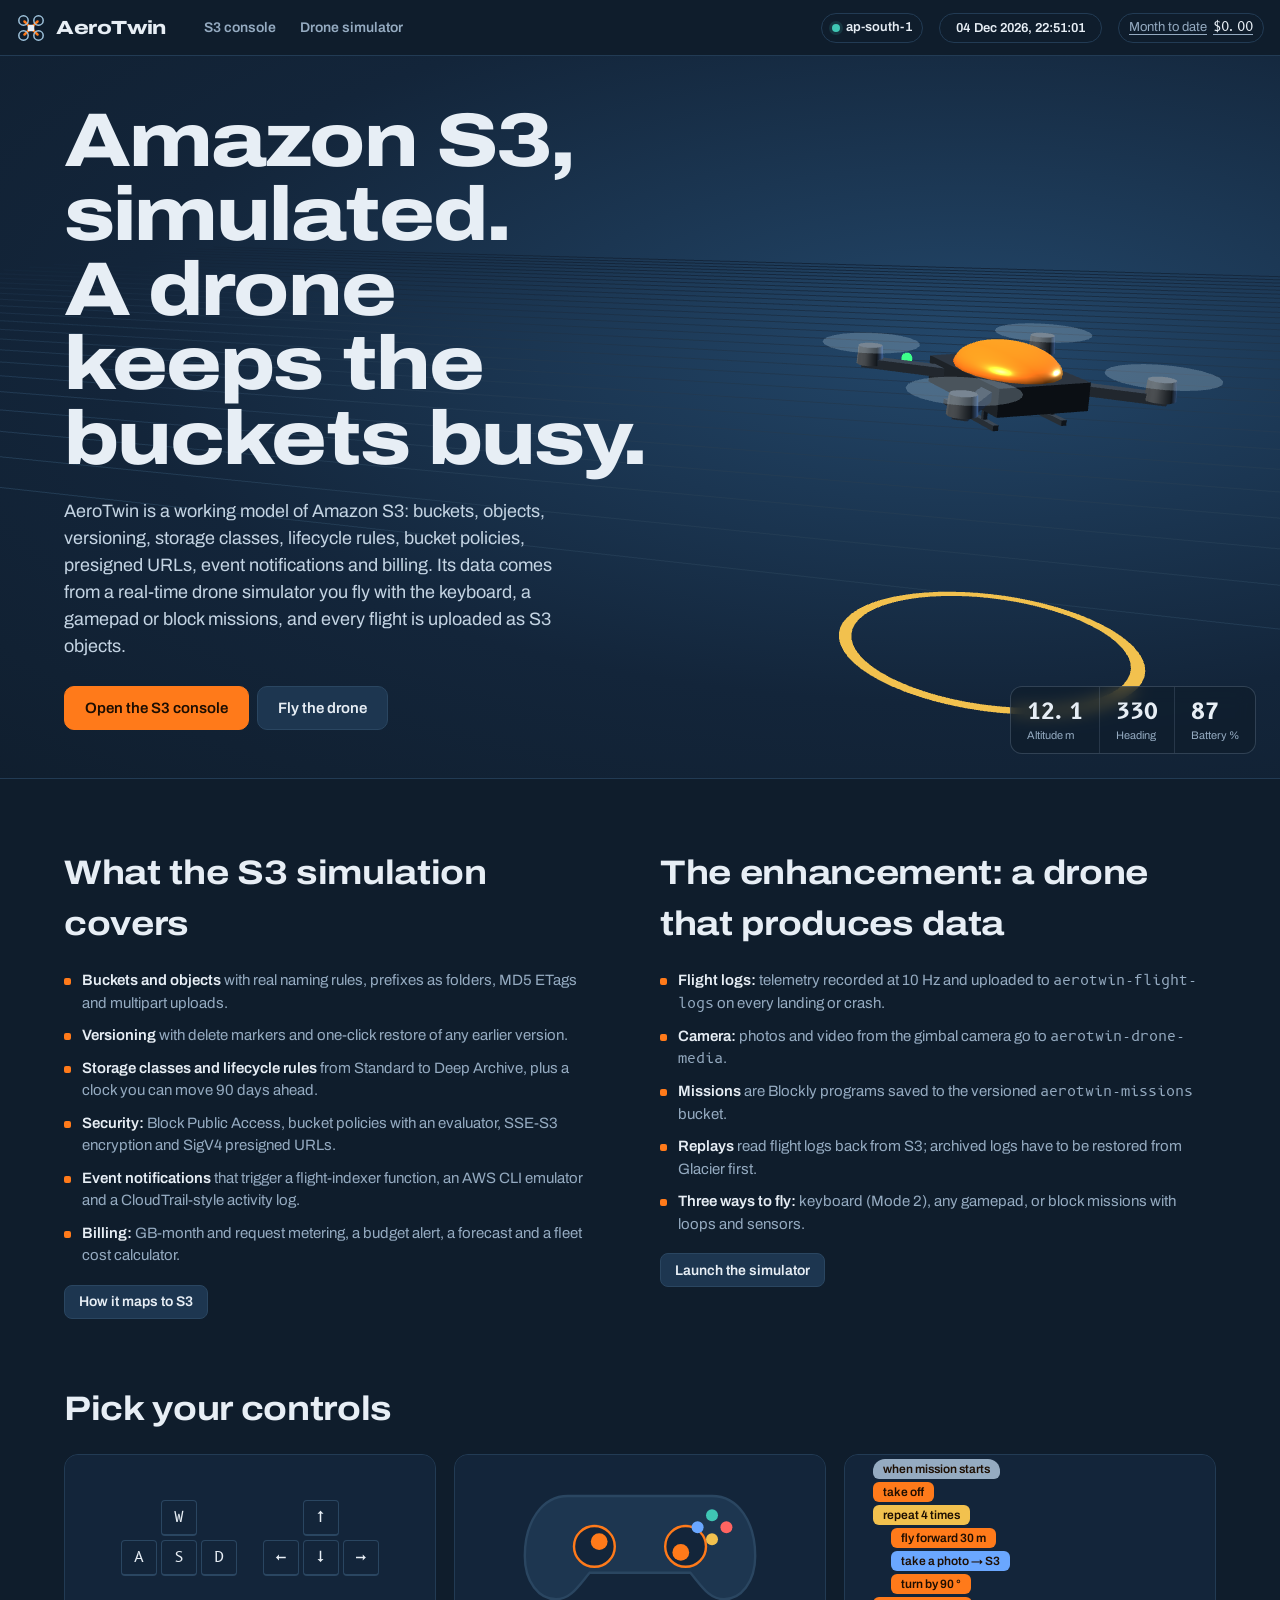
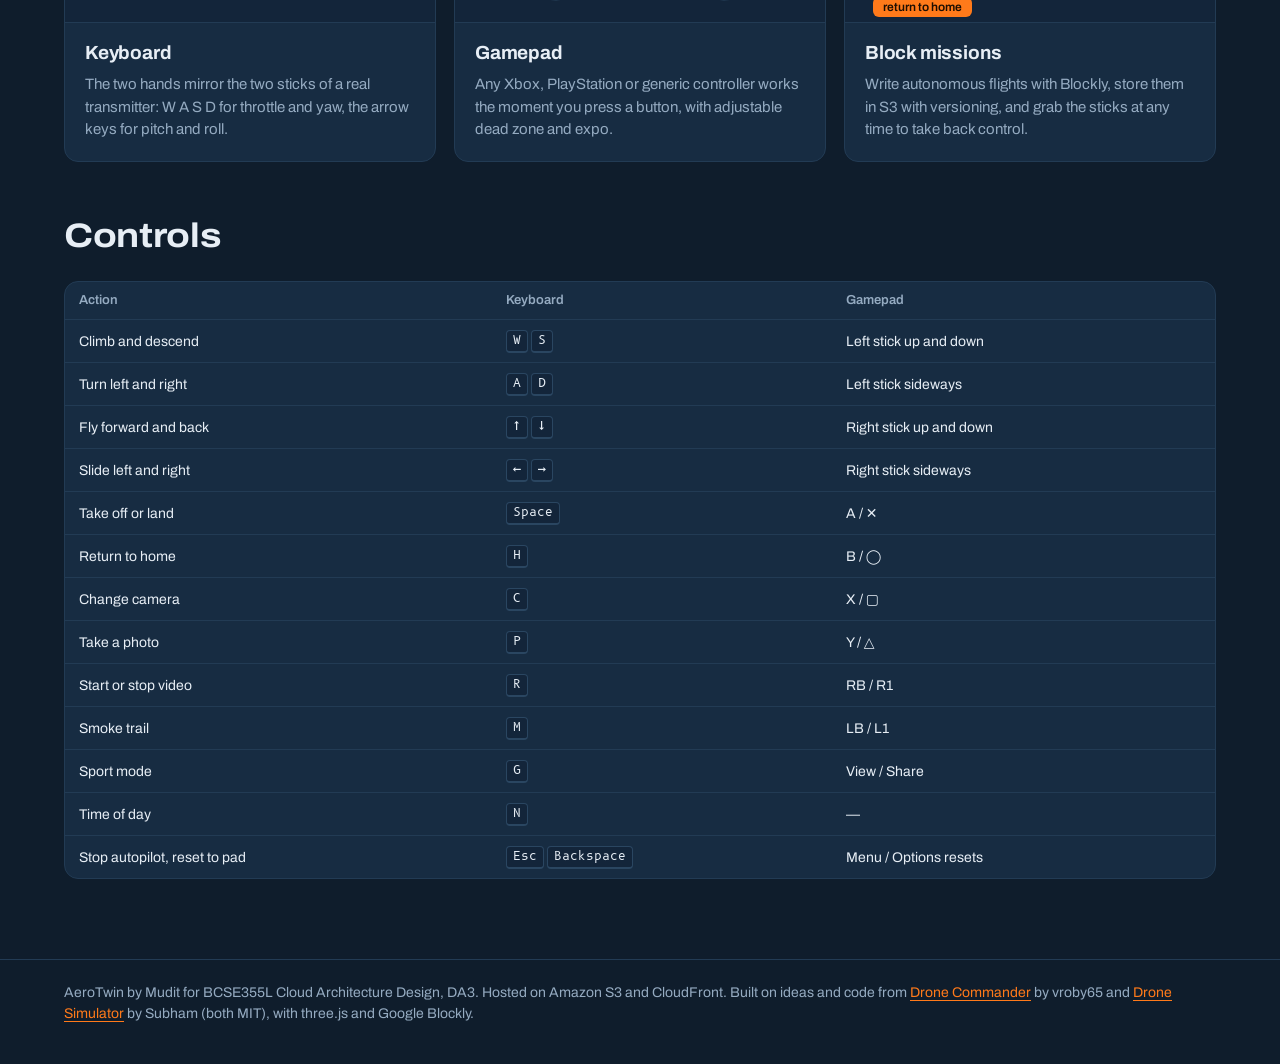
<file: index.html>
<!doctype html>
<html lang="en">
<head>
  <meta charset="utf-8">
  <meta name="viewport" content="width=device-width, initial-scale=1">
  <title>AeroTwin S3 Simulator</title>
  <meta name="description" content="AeroTwin simulates Amazon S3 in the browser, with a drone flight simulator that fills the buckets with real data.">
  <link rel="icon" href="assets/img/favicon.svg" type="image/svg+xml">
  <link rel="preconnect" href="https://fonts.googleapis.com">
  <link rel="preconnect" href="https://fonts.gstatic.com" crossorigin>
  <link href="https://fonts.googleapis.com/css2?family=Archivo:wdth,wght@62..125,400..800&family=B612+Mono:wght@400;700&display=swap" rel="stylesheet">
  <link rel="stylesheet" href="assets/css/base.css">
  <link rel="stylesheet" href="assets/css/pages.css">
  <link rel="stylesheet" href="assets/css/landing.css">
  <script src="assets/vendor/three.min.js"></script>
</head>
<body class="page landing">
  <div id="top"></div>

  <section class="hero">
    <canvas id="heroScene" aria-hidden="true"></canvas>
    <div class="hero-copy">
      <h1>Amazon S3, simulated. A drone keeps the buckets busy.</h1>
      <p>AeroTwin is a working model of Amazon S3: buckets, objects, versioning, storage classes, lifecycle rules, bucket policies, presigned URLs, event notifications and billing. Its data comes from a real-time drone simulator you fly with the keyboard, a gamepad or block missions, and every flight is uploaded as S3 objects.</p>
      <div class="actions">
        <a class="btn primary big" href="app.html#/">Open the S3 console</a>
        <a class="btn big" href="sim.html">Fly the drone</a>
      </div>
    </div>
    <div class="hero-readout" aria-hidden="true">
      <div><span id="roAlt">12.4</span><small>Altitude m</small></div>
      <div><span id="roHdg">045</span><small>Heading</small></div>
      <div><span id="roBat">87</span><small>Battery %</small></div>
    </div>
  </section>

  <main class="page-main">
    <section class="world" aria-labelledby="s3-h" style="padding-top:40px">
      <div class="world-copy">
        <h2 id="s3-h">What the S3 simulation covers</h2>
        <ul class="facts">
          <li><b>Buckets and objects</b> with real naming rules, prefixes as folders, MD5 ETags and multipart uploads.</li>
          <li><b>Versioning</b> with delete markers and one-click restore of any earlier version.</li>
          <li><b>Storage classes and lifecycle rules</b> from Standard to Deep Archive, plus a clock you can move 90 days ahead.</li>
          <li><b>Security:</b> Block Public Access, bucket policies with an evaluator, SSE-S3 encryption and SigV4 presigned URLs.</li>
          <li><b>Event notifications</b> that trigger a flight-indexer function, an AWS CLI emulator and a CloudTrail-style activity log.</li>
          <li><b>Billing:</b> GB-month and request metering, a budget alert, a forecast and a fleet cost calculator.</li>
        </ul>
        <a class="btn" href="app.html#/about">How it maps to S3</a>
      </div>
      <div class="world-copy">
        <h2>The enhancement: a drone that produces data</h2>
        <ul class="facts">
          <li><b>Flight logs:</b> telemetry recorded at 10 Hz and uploaded to <code>aerotwin-flight-logs</code> on every landing or crash.</li>
          <li><b>Camera:</b> photos and video from the gimbal camera go to <code>aerotwin-drone-media</code>.</li>
          <li><b>Missions</b> are Blockly programs saved to the versioned <code>aerotwin-missions</code> bucket.</li>
          <li><b>Replays</b> read flight logs back from S3; archived logs have to be restored from Glacier first.</li>
          <li><b>Three ways to fly:</b> keyboard (Mode 2), any gamepad, or block missions with loops and sensors.</li>
        </ul>
        <a class="btn" href="sim.html">Launch the simulator</a>
      </div>
    </section>

    <section class="ways" aria-labelledby="ways-h">
      <h2 id="ways-h">Pick your controls</h2>
      <div class="ways-grid">
        <article class="way">
          <div class="way-art keys" aria-hidden="true">
            <div class="kgrp"><kbd>W</kbd><div><kbd>A</kbd><kbd>S</kbd><kbd>D</kbd></div></div>
            <div class="kgrp"><kbd>↑</kbd><div><kbd>←</kbd><kbd>↓</kbd><kbd>→</kbd></div></div>
          </div>
          <h3>Keyboard</h3>
          <p>The two hands mirror the two sticks of a real transmitter: W A S D for throttle and yaw, the arrow keys for pitch and roll.</p>
        </article>
        <article class="way">
          <div class="way-art pad" aria-hidden="true">
            <svg viewBox="0 0 200 110"><path d="M40 20h120c22 0 36 22 36 50 0 22-12 36-26 36-12 0-18-10-28-22H58c-10 12-16 22-28 22C16 106 4 92 4 70c0-28 14-50 36-50Z" fill="#1d3650" stroke="#2a4661" stroke-width="2"/><circle cx="62" cy="62" r="17" fill="#13253a" stroke="#ff7a1a" stroke-width="2"/><circle cx="66" cy="58" r="7" fill="#ff7a1a"/><circle cx="138" cy="62" r="17" fill="#13253a" stroke="#ff7a1a" stroke-width="2"/><circle cx="134" cy="67" r="7" fill="#ff7a1a"/><circle cx="160" cy="36" r="5" fill="#3fc6b4"/><circle cx="172" cy="46" r="5" fill="#ff6461"/><circle cx="148" cy="46" r="5" fill="#6aa7ff"/><circle cx="160" cy="56" r="5" fill="#f2c14e"/></svg>
          </div>
          <h3>Gamepad</h3>
          <p>Any Xbox, PlayStation or generic controller works the moment you press a button, with adjustable dead zone and expo.</p>
        </article>
        <article class="way">
          <div class="way-art blocks" aria-hidden="true">
            <span class="blk hat">when mission starts</span>
            <span class="blk">take off</span>
            <span class="blk loop">repeat 4 times</span>
            <span class="blk in">fly forward 30 m</span>
            <span class="blk in cam">take a photo → S3</span>
            <span class="blk in">turn by 90 °</span>
            <span class="blk">return to home</span>
          </div>
          <h3>Block missions</h3>
          <p>Write autonomous flights with Blockly, store them in S3 with versioning, and grab the sticks at any time to take back control.</p>
        </article>
      </div>
    </section>

    <section class="controls" id="controls" aria-labelledby="controls-h">
      <h2 id="controls-h">Controls</h2>
      <div class="ctrl-grid">
        <table class="t">
          <thead><tr><th>Action</th><th>Keyboard</th><th>Gamepad</th></tr></thead>
          <tbody>
            <tr><td>Climb and descend</td><td><kbd>W</kbd> <kbd>S</kbd></td><td>Left stick up and down</td></tr>
            <tr><td>Turn left and right</td><td><kbd>A</kbd> <kbd>D</kbd></td><td>Left stick sideways</td></tr>
            <tr><td>Fly forward and back</td><td><kbd>↑</kbd> <kbd>↓</kbd></td><td>Right stick up and down</td></tr>
            <tr><td>Slide left and right</td><td><kbd>←</kbd> <kbd>→</kbd></td><td>Right stick sideways</td></tr>
            <tr><td>Take off or land</td><td><kbd>Space</kbd></td><td>A / ✕</td></tr>
            <tr><td>Return to home</td><td><kbd>H</kbd></td><td>B / ◯</td></tr>
            <tr><td>Change camera</td><td><kbd>C</kbd></td><td>X / ▢</td></tr>
            <tr><td>Take a photo</td><td><kbd>P</kbd></td><td>Y / △</td></tr>
            <tr><td>Start or stop video</td><td><kbd>R</kbd></td><td>RB / R1</td></tr>
            <tr><td>Smoke trail</td><td><kbd>M</kbd></td><td>LB / L1</td></tr>
            <tr><td>Sport mode</td><td><kbd>G</kbd></td><td>View / Share</td></tr>
            <tr><td>Time of day</td><td><kbd>N</kbd></td><td>—</td></tr>
            <tr><td>Stop autopilot, reset to pad</td><td><kbd>Esc</kbd> <kbd>Backspace</kbd></td><td>Menu / Options resets</td></tr>
          </tbody>
        </table>
      </div>
    </section>
  </main>

  <footer class="site-foot">
    <div class="page-main foot-inner">
      <p>AeroTwin by Mudit for BCSE355L Cloud Architecture Design, DA3. Hosted on Amazon S3 and CloudFront. Built on ideas and code from <a href="https://github.com/vroby65/DroneCommander" target="_blank" rel="noopener">Drone Commander</a> by vroby65 and <a href="https://github.com/MSubham06/Drone_Simulator" target="_blank" rel="noopener">Drone Simulator</a> by Subham (both MIT), with three.js and Google Blockly.</p>
    </div>
  </footer>
  <script type="module" src="assets/js/landing.js"></script>
</body>
</html>
</file>
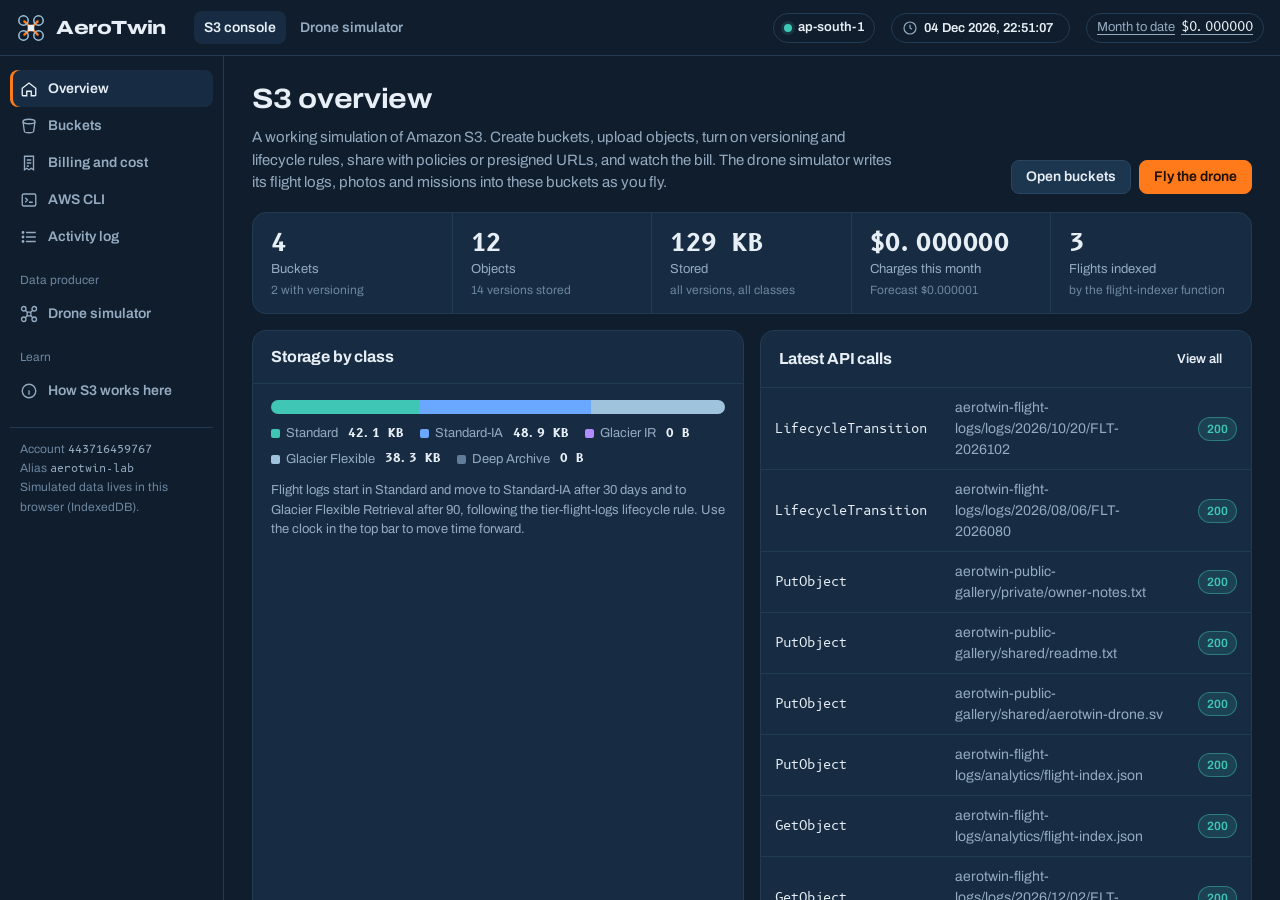
<file: app.html>
<!doctype html>
<html lang="en">
<head>
  <meta charset="utf-8">
  <meta name="viewport" content="width=device-width, initial-scale=1">
  <title>AeroTwin S3 Console</title>
  <meta name="description" content="AeroTwin simulates Amazon S3, with a drone flight simulator as its live data source.">
  <link rel="icon" href="assets/img/favicon.svg" type="image/svg+xml">
  <link rel="preconnect" href="https://fonts.googleapis.com">
  <link rel="preconnect" href="https://fonts.gstatic.com" crossorigin>
  <link href="https://fonts.googleapis.com/css2?family=Archivo:wdth,wght@62..125,400..800&family=B612+Mono:wght@400;700&display=swap" rel="stylesheet">
  <link rel="stylesheet" href="assets/css/base.css">
  <link rel="stylesheet" href="assets/css/console.css">
</head>
<body class="console">
  <div id="top"></div>
  <div class="shell">
    <nav class="rail" id="rail" aria-label="Console sections"></nav>
    <main class="view" id="view" tabindex="-1"><div class="view-inner"><p class="hint">Loading the simulated S3 account…</p></div></main>
  </div>
  <script type="module" src="assets/js/console/app.js"></script>
</body>
</html>
</file>
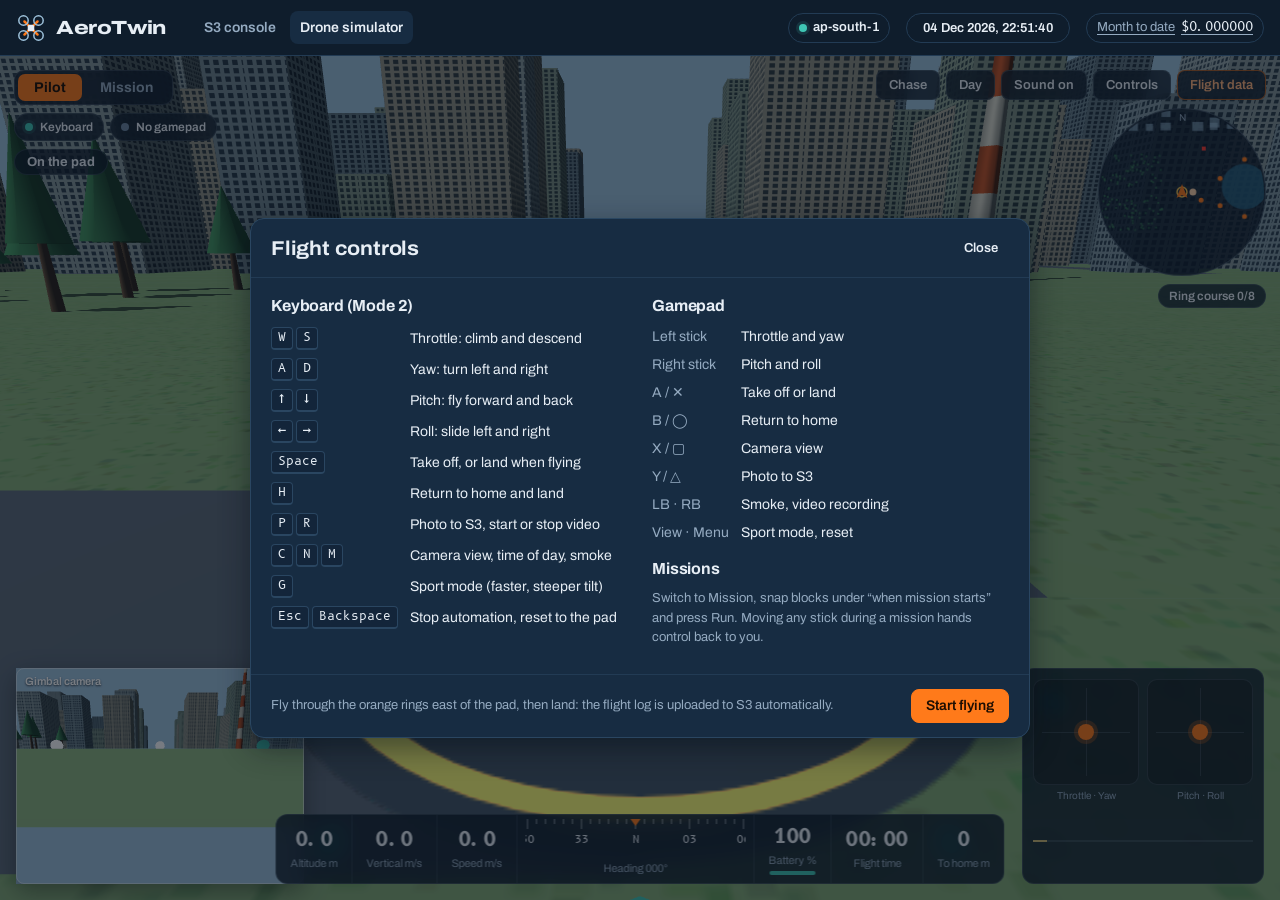
<file: sim.html>
<!doctype html>
<html lang="en">
<head>
  <meta charset="utf-8">
  <meta name="viewport" content="width=device-width, initial-scale=1">
  <title>AeroTwin Flight Simulator</title>
  <meta name="description" content="Fly a quadcopter with the keyboard, a gamepad or block-based missions. Every flight is stored in the simulated Amazon S3 account.">
  <link rel="icon" href="assets/img/favicon.svg" type="image/svg+xml">
  <link rel="preconnect" href="https://fonts.googleapis.com">
  <link rel="preconnect" href="https://fonts.gstatic.com" crossorigin>
  <link href="https://fonts.googleapis.com/css2?family=Archivo:wdth,wght@62..125,400..800&family=B612+Mono:wght@400;700&display=swap" rel="stylesheet">
  <link rel="stylesheet" href="assets/css/base.css">
  <link rel="stylesheet" href="assets/css/pages.css">
  <link rel="stylesheet" href="assets/css/sim.css">
  <script src="assets/vendor/three.min.js"></script>
  <script src="assets/vendor/blockly/blockly_compressed.min.js"></script>
  <script src="assets/vendor/blockly/blocks_compressed.min.js"></script>
  <script src="assets/vendor/blockly/en.js"></script>
  <script src="assets/vendor/blockly/javascript_compressed.min.js"></script>
</head>
<body class="sim">
  <div id="top"></div>
  <div class="sim-shell" id="shell">
    <!-- Mission editor -->
    <aside class="mission" id="missionPanel" aria-label="Mission editor">
      <div class="m-head">
        <div class="m-title">
          <h2>Mission</h2>
          <span class="hint" id="missionName">untitled.xml</span>
        </div>
        <div class="m-run">
          <button class="btn primary" id="runMission" type="button">Run mission</button>
          <button class="btn danger" id="stopMission" type="button" disabled>Stop</button>
        </div>
      </div>
      <div class="m-tools">
        <select id="missionList" aria-label="Missions stored in S3"><option value="">Open from s3://aerotwin-missions…</option></select>
        <button class="btn small" id="saveMission" type="button" title="PUT this mission to s3://aerotwin-missions (versioned, earlier saves are kept)">Save to S3</button>
        <button class="btn small ghost" id="newMission" type="button">New</button>
        <button class="btn small ghost" id="importMission" type="button" title="Import an XML file, including Drone Commander programs">Import</button>
        <button class="btn small ghost" id="exportMission" type="button">Export</button>
        <input type="file" id="importFile" accept=".xml,text/xml" hidden>
      </div>
      <div id="blockly" class="blockly-host"></div>
      <div class="m-console">
        <div class="m-log" id="missionLog" aria-live="polite"></div>
        <div class="m-vars" id="missionVars"><span class="hint">Variables appear here while a mission runs.</span></div>
      </div>
    </aside>

    <!-- 3D stage -->
    <section class="stage" id="stage" tabindex="0" aria-label="3D flight view. Click to fly with the keyboard.">
      <canvas id="view"></canvas>

      <div class="hud hud-tl">
        <div class="seg" role="tablist" aria-label="Control mode">
          <button type="button" id="modePilot" class="on" role="tab" aria-selected="true">Pilot</button>
          <button type="button" id="modeMission" role="tab" aria-selected="false">Mission</button>
        </div>
        <div class="srcs">
          <span class="src" id="srcKb"><span class="dot on"></span>Keyboard</span>
          <span class="src" id="srcGp" title="Press any button on a controller to connect it"><span class="dot"></span><span id="gpName">No gamepad</span></span>
        </div>
        <div class="state" id="flightState">On the pad</div>
      </div>

      <div class="hud hud-tr">
        <div class="tool-row">
          <button class="tool" id="camBtn" type="button" title="Camera view (C)">Chase</button>
          <button class="tool" id="todBtn" type="button" title="Time of day (N)">Day</button>
          <button class="tool" id="sndBtn" type="button" title="Motor sound">Sound on</button>
          <button class="tool" id="helpBtn" type="button" title="Controls (?)">Controls</button>
          <button class="tool accent" id="dataBtn" type="button" title="Replays from S3, uploads and settings">Flight data</button>
        </div>
        <canvas id="minimap" width="168" height="168" aria-label="Mini map"></canvas>
        <div class="rings" id="ringInfo">Ring course 0/8</div>
      </div>

      <div class="pip" id="pip"><span class="pip-label">Gimbal camera</span><span class="rec" id="recDot" hidden>REC</span></div>

      <div class="hud instruments" id="instruments">
        <div class="inst"><span class="iv" id="iAlt">0.0</span><span class="il">Altitude m</span></div>
        <div class="inst"><span class="iv" id="iVs">0.0</span><span class="il">Vertical m/s</span></div>
        <div class="inst"><span class="iv" id="iSpd">0.0</span><span class="il">Speed m/s</span></div>
        <div class="inst compass"><canvas id="compass" width="220" height="40"></canvas><span class="il" id="iHdg">Heading 000°</span></div>
        <div class="inst"><span class="iv" id="iBat">100</span><span class="il">Battery %</span><i class="batt"><b id="iBatBar"></b></i></div>
        <div class="inst"><span class="iv" id="iTime">00:00</span><span class="il">Flight time</span></div>
        <div class="inst"><span class="iv" id="iHome">0</span><span class="il">To home m</span></div>
      </div>

      <div class="hud sticks" aria-hidden="true">
        <div class="stick"><i id="stickL"></i><span>Throttle · Yaw</span></div>
        <div class="stick"><i id="stickR"></i><span>Pitch · Roll</span></div>
        <canvas id="graph" width="220" height="64"></canvas>
      </div>

      <div class="touch" id="touch" hidden>
        <div class="tstick" id="tsL" aria-label="Left stick: throttle and yaw"><i></i></div>
        <div class="tbtns">
          <button type="button" class="tool accent" id="tTake">Take off</button>
          <button type="button" class="tool" id="tHome">Home</button>
          <button type="button" class="tool" id="tPhoto">Photo</button>
        </div>
        <div class="tstick" id="tsR" aria-label="Right stick: pitch and roll"><i></i></div>
      </div>
      <div class="feed" id="feed" aria-live="polite"></div>
      <div class="banner" id="banner" hidden></div>

      <div class="help" id="help" hidden>
        <div class="help-card" role="dialog" aria-label="Flight controls">
          <header><h2>Flight controls</h2><button class="btn ghost small" id="helpClose" type="button">Close</button></header>
          <div class="help-grid">
            <section>
              <h3>Keyboard (Mode 2)</h3>
              <dl>
                <dt><kbd>W</kbd> <kbd>S</kbd></dt><dd>Throttle: climb and descend</dd>
                <dt><kbd>A</kbd> <kbd>D</kbd></dt><dd>Yaw: turn left and right</dd>
                <dt><kbd>↑</kbd> <kbd>↓</kbd></dt><dd>Pitch: fly forward and back</dd>
                <dt><kbd>←</kbd> <kbd>→</kbd></dt><dd>Roll: slide left and right</dd>
                <dt><kbd>Space</kbd></dt><dd>Take off, or land when flying</dd>
                <dt><kbd>H</kbd></dt><dd>Return to home and land</dd>
                <dt><kbd>P</kbd> <kbd>R</kbd></dt><dd>Photo to S3, start or stop video</dd>
                <dt><kbd>C</kbd> <kbd>N</kbd> <kbd>M</kbd></dt><dd>Camera view, time of day, smoke</dd>
                <dt><kbd>G</kbd></dt><dd>Sport mode (faster, steeper tilt)</dd>
                <dt><kbd>Esc</kbd> <kbd>Backspace</kbd></dt><dd>Stop automation, reset to the pad</dd>
              </dl>
            </section>
            <section>
              <h3>Gamepad</h3>
              <dl>
                <dt>Left stick</dt><dd>Throttle and yaw</dd>
                <dt>Right stick</dt><dd>Pitch and roll</dd>
                <dt>A / ✕</dt><dd>Take off or land</dd>
                <dt>B / ◯</dt><dd>Return to home</dd>
                <dt>X / ▢</dt><dd>Camera view</dd>
                <dt>Y / △</dt><dd>Photo to S3</dd>
                <dt>LB · RB</dt><dd>Smoke, video recording</dd>
                <dt>View · Menu</dt><dd>Sport mode, reset</dd>
              </dl>
              <h3 style="margin-top:14px">Missions</h3>
              <p class="hint">Switch to Mission, snap blocks under “when mission starts” and press Run. Moving any stick during a mission hands control back to you.</p>
            </section>
          </div>
          <footer><span class="hint">Fly through the orange rings east of the pad, then land: the flight log is uploaded to S3 automatically.</span><button class="btn primary" id="helpGo" type="button">Start flying</button></footer>
        </div>
      </div>
    </section>

    <!-- Flight data drawer -->
    <aside class="drawer" id="drawer" aria-label="Flight data" hidden>
      <header><h2>Flight data</h2><button class="btn ghost small" id="drawerClose" type="button">Close</button></header>
      <div class="tabs" role="tablist">
        <button type="button" data-tab="replay" class="on">Replay</button>
        <button type="button" data-tab="saved">Uploads</button>
        <button type="button" data-tab="settings">Settings</button>
      </div>
      <div class="drawer-body" id="drawerBody"></div>
    </aside>
  </div>
  <script type="module" src="assets/js/sim/main.js"></script>
</body>
</html>
</file>
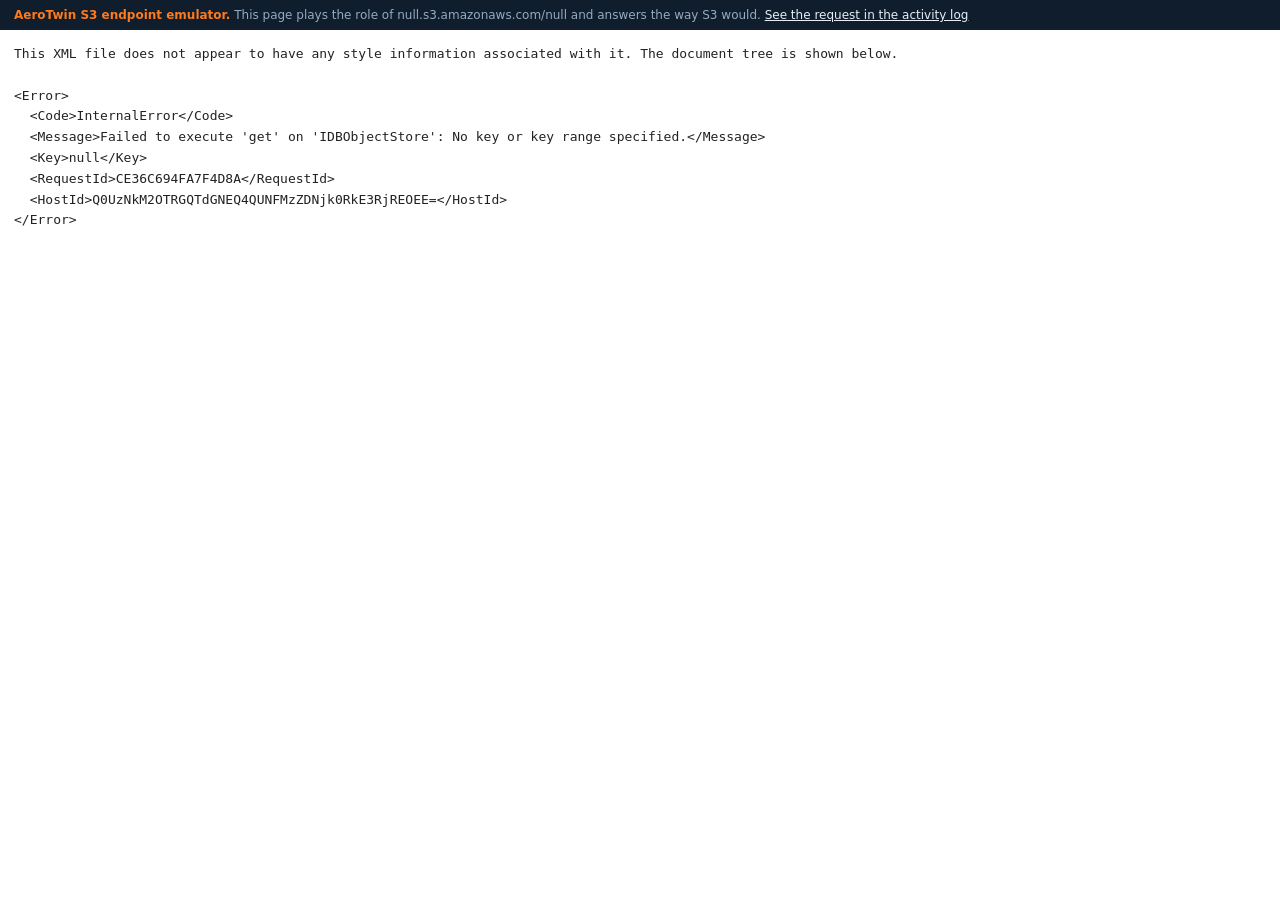
<file: view.html>
<!doctype html>
<html lang="en">
<head>
  <meta charset="utf-8">
  <meta name="viewport" content="width=device-width, initial-scale=1">
  <title>S3 object endpoint</title>
  <link rel="icon" href="assets/img/favicon.svg" type="image/svg+xml">
  <style>
    :root { color-scheme: light dark; }
    body { margin: 0; font: 14px/1.5 system-ui, sans-serif; background: #fff; color: #111; }
    .bar { font: 12px system-ui, sans-serif; background: #0f1d2c; color: #95abc1; padding: 8px 14px; }
    .bar b { color: #ff7a1a; }
    .bar a { color: #e7eef5; }
    pre.xml { margin: 0; padding: 14px; font: 13px/1.6 ui-monospace, Consolas, monospace; white-space: pre-wrap; color: #222; }
    .obj { display: grid; place-items: center; min-height: calc(100vh - 40px); background: #0e0e0e; }
    .obj img, .obj video { max-width: 100%; max-height: calc(100vh - 40px); }
    .obj pre { background: #fff; color: #111; margin: 0; padding: 14px; width: 100%; box-sizing: border-box; min-height: calc(100vh - 40px); font: 13px/1.6 ui-monospace, Consolas, monospace; white-space: pre-wrap; }
    @media (prefers-color-scheme: dark) { body { background: #111; color: #ddd; } pre.xml { color: #ddd; } }
  </style>
</head>
<body>
  <div class="bar"><b>AeroTwin S3 endpoint emulator.</b> This page plays the role of <span id="host">bucket.s3.amazonaws.com</span> and answers the way S3 would. <a href="app.html#/activity">See the request in the activity log</a></div>
  <main id="out"><pre class="xml">Loading…</pre></main>
  <script type="module">
    import { s3 } from './assets/js/core/s3.js';
    import { esc } from './assets/js/core/util.js';
    const out = document.getElementById('out');
    const q = new URLSearchParams(location.search);
    const bucket = q.get('bucket'), key = q.get('key');
    document.getElementById('host').textContent = `${bucket}.s3.amazonaws.com/${key}`;
    const xmlError = (code, message) => {
      const rid = crypto.getRandomValues(new Uint8Array(8)).reduce((s, b) => s + b.toString(16).padStart(2, '0'), '').toUpperCase();
      out.innerHTML = `<pre class="xml">${esc(`This XML file does not appear to have any style information associated with it. The document tree is shown below.\n\n<Error>\n  <Code>${code}</Code>\n  <Message>${message}</Message>\n  <Key>${key}</Key>\n  <RequestId>${rid}</RequestId>\n  <HostId>${btoa(rid + rid).slice(0, 44)}</HostId>\n</Error>`)}</pre>`;
    };
    try {
      await s3.ready();
      s3.source = q.has('X-Amz-Signature') ? 'presigned' : 'public';
      try { await s3.authorizeGet(q); }
      catch (e) { await s3._log({ api: 'GetObject', bucket, key, status: e.status || 403, error: e.code }); throw e; }
      const r = await s3.getObject(bucket, key, { transferOut: true });
      const url = URL.createObjectURL(r.body);
      const type = r.meta.contentType || '';
      document.title = key.split('/').pop();
      if (type.startsWith('image/')) out.innerHTML = `<div class="obj"><img src="${url}" alt="${esc(key)}"></div>`;
      else if (type.startsWith('video/')) out.innerHTML = `<div class="obj"><video src="${url}" controls autoplay></video></div>`;
      else if (type.startsWith('text/') || type.includes('json') || type.includes('xml')) out.innerHTML = `<div class="obj"><pre>${esc(await r.body.text())}</pre></div>`;
      else { const a = document.createElement('a'); a.href = url; a.download = key.split('/').pop(); a.click(); out.innerHTML = '<pre class="xml">Download started.</pre>'; }
    } catch (e) {
      xmlError(e.code || 'InternalError', e.message || String(e));
    }
  </script>
</body>
</html>
</file>
<file: assets/css/base.css>
/* AeroTwin design tokens and shared shell.
   Palette: night-sky slate with aviation high-visibility orange.
   Type: Archivo (variable width) for interface, B612 Mono (Airbus cockpit
   typeface) for instrument readouts and numbers. */
:root {
  --ink: #0f1d2c;
  --ink-2: #13253a;
  --panel: #172c42;
  --panel-2: #1d3650;
  --line: #2a4661;
  --line-soft: #223b54;
  --text: #e7eef5;
  --muted: #95abc1;
  --faint: #6d86a0;
  --orange: #ff7a1a;
  --orange-soft: rgba(255, 122, 26, .14);
  --teal: #3fc6b4;
  --teal-soft: rgba(63, 198, 180, .14);
  --amber: #f2c14e;
  --red: #ff6461;
  --red-soft: rgba(255, 100, 97, .14);
  --blue: #6aa7ff;
  --c-std: #3fc6b4;
  --c-ia: #6aa7ff;
  --c-gir: #b28cff;
  --c-gfr: #9fc3dc;
  --c-gda: #5f7d99;
  --radius-s: 4px;
  --radius-m: 8px;
  --radius-l: 14px;
  --font: 'Archivo', system-ui, -apple-system, 'Segoe UI', sans-serif;
  --mono: 'B612 Mono', ui-monospace, 'Cascadia Mono', Consolas, monospace;
  --shadow: 0 10px 30px rgba(3, 10, 20, .45);
  color-scheme: dark;
}

* { box-sizing: border-box; }
[hidden] { display: none !important; }
html, body { margin: 0; height: 100%; }
body {
  background: var(--ink);
  color: var(--text);
  font: 400 15px/1.5 var(--font);
  font-variation-settings: 'wdth' 100;
  -webkit-font-smoothing: antialiased;
}
a { color: var(--orange); text-underline-offset: 3px; }
a:hover { color: #ffa25c; }
code, kbd, .mono { font-family: var(--mono); font-size: .92em; }
kbd {
  display: inline-block; min-width: 1.7em; padding: 1px 6px; text-align: center;
  border: 1px solid var(--line); border-bottom-width: 2px; border-radius: var(--radius-s);
  background: var(--ink-2); color: var(--text); font-size: 12px; line-height: 1.5;
}
h1, h2, h3, h4 { margin: 0; font-weight: 700; letter-spacing: -.01em; }
h1 { font-size: 28px; font-variation-settings: 'wdth' 112; }
h2 { font-size: 20px; font-variation-settings: 'wdth' 108; }
h3 { font-size: 16px; }
p { margin: 0 0 .8em; }
::selection { background: var(--orange); color: #1a0d02; }
:focus-visible { outline: 2px solid var(--orange); outline-offset: 2px; }

/* ---------- buttons & inputs ---------- */
.btn {
  display: inline-flex; align-items: center; gap: 8px; justify-content: center;
  height: 34px; padding: 0 14px; border-radius: var(--radius-m);
  border: 1px solid var(--line); background: var(--panel-2); color: var(--text);
  font: 600 14px var(--font); cursor: pointer; text-decoration: none; white-space: nowrap;
  transition: background .15s, border-color .15s;
}
.btn:hover { background: #24425f; border-color: #3a5c7c; color: var(--text); }
.btn:disabled { opacity: .45; cursor: not-allowed; }
.btn.primary { background: var(--orange); border-color: var(--orange); color: #1d0e02; }
.btn.primary:hover { background: #ff8f3e; }
.btn.danger { border-color: rgba(255, 100, 97, .5); color: #ffb0ae; background: transparent; }
.btn.danger:hover { background: var(--red-soft); }
.btn.ghost { background: transparent; border-color: transparent; }
.btn.ghost:hover { background: var(--panel-2); }
.btn.small { height: 28px; padding: 0 10px; font-size: 13px; }
.btn svg { width: 16px; height: 16px; flex: none; }

input[type=text], input[type=number], input[type=search], input[type=password], select, textarea {
  font: 14px var(--font); color: var(--text); background: var(--ink-2);
  border: 1px solid var(--line); border-radius: var(--radius-m); padding: 7px 10px; min-width: 0;
}
textarea { font-family: var(--mono); font-size: 13px; line-height: 1.5; resize: vertical; }
input:focus, select:focus, textarea:focus { outline: none; border-color: var(--orange); }
label.field { display: grid; gap: 6px; font-size: 13px; color: var(--muted); }
label.field > span { color: var(--text); font-weight: 600; }
.hint { font-size: 13px; color: var(--muted); }
.switch { display: inline-flex; align-items: center; gap: 10px; cursor: pointer; user-select: none; }
.switch input { appearance: none; width: 36px; height: 20px; border-radius: 20px; background: var(--line); position: relative; cursor: pointer; transition: background .15s; margin: 0; flex: none; }
.switch input::after { content: ''; position: absolute; top: 3px; left: 3px; width: 14px; height: 14px; border-radius: 50%; background: var(--text); transition: transform .15s; }
.switch input:checked { background: var(--teal); }
.switch input:checked::after { transform: translateX(16px); background: #062a25; }

/* ---------- shared top bar ---------- */
.topbar {
  height: 56px; display: flex; align-items: center; gap: 16px; padding: 0 16px;
  background: var(--ink); border-bottom: 1px solid var(--line-soft); position: relative; z-index: 20;
}
.brand { display: flex; align-items: center; gap: 10px; text-decoration: none; color: var(--text); }
.brand:hover { color: var(--text); }
.brand-mark { width: 30px; height: 30px; }
.brand-word { font: 800 19px var(--font); font-variation-settings: 'wdth' 125; letter-spacing: -.02em; }
.topbar .spacer { flex: 1; }
.chip {
  display: inline-flex; align-items: center; gap: 6px; height: 30px; padding: 0 10px;
  border: 1px solid var(--line-soft); border-radius: 30px; font-size: 13px; color: var(--muted); white-space: nowrap;
  background: transparent;
}
.chip b { color: var(--text); font-weight: 600; }
button.chip { cursor: pointer; font-family: var(--font); }
button.chip:hover { border-color: var(--line); color: var(--text); }
.meter { font-family: var(--mono); color: var(--text); font-size: 13px; }
.meter.warn { color: var(--amber); }
.meter.over { color: var(--red); }
.dot { width: 8px; height: 8px; border-radius: 50%; background: var(--faint); display: inline-block; flex: none; }
.dot.on { background: var(--teal); box-shadow: 0 0 0 3px var(--teal-soft); }
.dot.warn { background: var(--amber); }
.dot.bad { background: var(--red); }

/* ---------- toasts ---------- */
.toasts { position: fixed; right: 16px; bottom: 16px; display: grid; gap: 8px; z-index: 1000; width: min(420px, calc(100vw - 32px)); }
.toast {
  background: var(--panel-2); border: 1px solid var(--line); border-left: 3px solid var(--teal);
  border-radius: var(--radius-m); padding: 10px 12px; font-size: 13px; box-shadow: var(--shadow);
  animation: toast-in .2s ease-out;
}
.toast.error { border-left-color: var(--red); }
.toast.warn { border-left-color: var(--amber); }
.toast .t-title { font-weight: 700; margin-bottom: 2px; }
.toast .t-body { color: var(--muted); word-break: break-all; }
@keyframes toast-in { from { opacity: 0; transform: translateY(6px); } }

/* ---------- modal ---------- */
.modal-backdrop { position: fixed; inset: 0; background: rgba(5, 12, 22, .66); display: grid; place-items: center; z-index: 900; padding: 16px; }
.modal {
  width: min(640px, 100%); max-height: calc(100vh - 32px); overflow: auto;
  background: var(--panel); border: 1px solid var(--line); border-radius: var(--radius-l); box-shadow: var(--shadow);
}
.modal.wide { width: min(980px, 100%); }
.modal header { display: flex; align-items: center; gap: 12px; padding: 16px 20px; border-bottom: 1px solid var(--line-soft); }
.modal header h2 { flex: 1; }
.modal .body { padding: 18px 20px; display: grid; gap: 14px; }
.modal footer { display: flex; justify-content: flex-end; gap: 8px; padding: 14px 20px; border-top: 1px solid var(--line-soft); }

@media (prefers-reduced-motion: reduce) {
  *, *::before, *::after { animation-duration: .01ms !important; transition-duration: .01ms !important; }
}
</file>
<file: assets/css/pages.css>
/* Shared page components: navigation, panels, tables, logbook */
.top-links { display: flex; gap: 4px; margin-left: 12px; }
.top-links a { color: var(--muted); text-decoration: none; padding: 6px 10px; border-radius: var(--radius-m); font-weight: 600; font-size: 14px; }
.top-links a:hover { color: var(--text); background: var(--panel); }
.top-links a.on { color: var(--text); background: var(--panel); }

body.page { min-height: 100vh; }
.page-main { max-width: 1200px; margin: 0 auto; padding: 28px 24px 80px; }
.page-head { display: flex; align-items: flex-end; gap: 16px; flex-wrap: wrap; margin-bottom: 18px; }
.page-head .grow { flex: 1; min-width: 240px; }
.page-head p { color: var(--muted); margin: 6px 0 0; max-width: 70ch; }
.actions { display: flex; gap: 8px; flex-wrap: wrap; align-items: center; }
.stack { display: grid; gap: 12px; }
.row { display: flex; gap: 12px; align-items: center; flex-wrap: wrap; }

.panel { background: var(--panel); border: 1px solid var(--line-soft); border-radius: var(--radius-l); min-width: 0; }
.panel > header { display: flex; align-items: center; gap: 12px; padding: 14px 18px; border-bottom: 1px solid var(--line-soft); flex-wrap: wrap; }
.panel > header h2, .panel > header h3 { flex: 1; }
.panel > .pad { padding: 16px 18px; }

.gauges { display: grid; grid-template-columns: repeat(auto-fit, minmax(150px, 1fr)); border: 1px solid var(--line-soft); border-radius: var(--radius-l); overflow: hidden; background: var(--panel); margin-bottom: 18px; }
.gauge { padding: 14px 18px; border-right: 1px solid var(--line-soft); }
.gauge:last-child { border-right: 0; }
.gauge .v { font: 700 24px var(--mono); letter-spacing: -.02em; }
.gauge .l { color: var(--muted); font-size: 13px; }

.table-wrap { overflow: auto; }
table.t { width: 100%; border-collapse: collapse; font-size: 14px; }
table.t th { text-align: left; font-weight: 600; color: var(--muted); font-size: 13px; padding: 9px 14px; border-bottom: 1px solid var(--line-soft); white-space: nowrap; }
table.t td { padding: 9px 14px; border-bottom: 1px solid var(--line-soft); vertical-align: middle; }
table.t tr:last-child td { border-bottom: 0; }
table.t .num { text-align: right; font-family: var(--mono); font-size: 13px; }
table.t .muted { color: var(--muted); }
.empty { padding: 40px 18px; text-align: center; color: var(--muted); display: grid; gap: 8px; justify-items: center; }
.empty h3 { color: var(--text); }

.badge { display: inline-flex; align-items: center; gap: 6px; padding: 2px 8px; border-radius: 20px; font-size: 12px; font-weight: 600; border: 1px solid var(--line); color: var(--muted); white-space: nowrap; }
.badge.ok { border-color: rgba(63, 198, 180, .45); color: var(--teal); background: var(--teal-soft); }
.badge.bad { border-color: rgba(255, 100, 97, .45); color: #ff9c9a; background: var(--red-soft); }

.tabs { display: flex; gap: 2px; border-bottom: 1px solid var(--line-soft); margin-bottom: 16px; overflow-x: auto; }
.tabs button { background: none; border: 0; color: var(--muted); font: 600 14px var(--font); padding: 10px 14px; cursor: pointer; border-bottom: 2px solid transparent; margin-bottom: -1px; white-space: nowrap; }
.tabs button:hover { color: var(--text); }
.tabs button.on { color: var(--text); border-bottom-color: var(--orange); }

dl.kv { display: grid; grid-template-columns: minmax(120px, max-content) 1fr; gap: 8px 18px; margin: 0; font-size: 14px; }
dl.kv dt { color: var(--muted); }
dl.kv dd { margin: 0; }

/* logbook */
.log-grid { display: grid; grid-template-columns: 300px 1fr; gap: 16px; align-items: start; }
.flight-list { display: grid; gap: 6px; max-height: calc(100vh - 300px); overflow: auto; position: sticky; top: 16px; }
.fl-item { display: grid; gap: 2px; text-align: left; padding: 10px 12px; border-radius: var(--radius-m); border: 1px solid var(--line-soft); background: var(--panel); color: var(--text); font: 14px var(--font); cursor: pointer; }
.fl-item:hover { border-color: var(--line); }
.fl-item.on { border-color: var(--orange); box-shadow: inset 3px 0 0 var(--orange); }
.fl-item span { color: var(--muted); font-size: 13px; }
.fl-meta { display: flex; gap: 8px; align-items: center; font-family: var(--mono); font-size: 12px !important; }
.path-plot { width: 100%; height: auto; aspect-ratio: 2 / 1; display: block; background: var(--ink-2); border-radius: var(--radius-m); border: 1px solid var(--line-soft); }
.alt-chart { width: 100%; height: auto; display: block; }
.media-grid { display: grid; grid-template-columns: repeat(auto-fill, minmax(260px, 1fr)); gap: 14px; }
.media { margin: 0; background: var(--panel); border: 1px solid var(--line-soft); border-radius: var(--radius-l); overflow: hidden; }
.media img, .media video { width: 100%; aspect-ratio: 4 / 3; object-fit: cover; display: block; background: #000; }
.media figcaption { padding: 10px 12px; display: grid; gap: 8px; font-size: 13px; }

@media (max-width: 860px) {
  .log-grid { grid-template-columns: 1fr; }
  .flight-list { position: static; max-height: 260px; }
}
@media (max-width: 640px) {
  .page-main { padding: 18px 16px 60px; }
  .top-links { margin-left: 0; }
  .top-links a { padding: 6px 7px; font-size: 13px; }
  .brand-word { display: none; }
  .hide-s { display: none !important; }
  dl.kv { grid-template-columns: 1fr; gap: 2px 0; }
  dl.kv dd { margin-bottom: 8px; }
  .gauge { border-bottom: 1px solid var(--line-soft); }
}
</file>
<file: assets/css/landing.css>
.btn.big { height: 44px; padding: 0 20px; font-size: 15px; border-radius: 10px; }

.hero { position: relative; min-height: min(720px, calc(100vh - 56px)); display: grid; align-items: center; overflow: hidden; border-bottom: 1px solid var(--line-soft);
  background: radial-gradient(120% 90% at 75% 40%, #23476a 0%, #13253a 55%, var(--ink) 100%); }
#heroScene { position: absolute; inset: 0; width: 100%; height: 100%; display: block; }
.hero-copy { position: relative; z-index: 2; max-width: 1200px; width: 100%; margin: 0 auto; padding: 48px 24px; pointer-events: none; }
.hero-copy > * { max-width: 600px; pointer-events: auto; }
.hero h1 { font-size: clamp(38px, 6.2vw, 76px); line-height: .98; font-weight: 800; font-variation-settings: 'wdth' 118; letter-spacing: -.025em; margin-bottom: 22px; text-wrap: balance; }
.hero p { font-size: 18px; color: #c4d4e3; max-width: 52ch; margin-bottom: 26px; }
.hero-readout { position: absolute; z-index: 2; right: 24px; bottom: 24px; display: flex; gap: 0; border: 1px solid rgba(149, 171, 193, .25); border-radius: 12px; background: rgba(15, 29, 44, .7); backdrop-filter: blur(8px); overflow: hidden; }
.hero-readout div { display: grid; padding: 10px 16px; border-right: 1px solid rgba(149, 171, 193, .18); }
.hero-readout div:last-child { border-right: 0; }
.hero-readout span { font: 700 22px var(--mono); }
.hero-readout small { color: var(--muted); font-size: 11px; }

.landing h2 { font-size: clamp(24px, 3vw, 34px); font-variation-settings: 'wdth' 115; margin-bottom: 20px; }
.ways { padding-top: 40px; }
.ways-grid { display: grid; grid-template-columns: repeat(3, minmax(0, 1fr)); gap: 18px; }
.way { background: var(--panel); border: 1px solid var(--line-soft); border-radius: var(--radius-l); padding: 0 0 20px; overflow: hidden; }
.way h3 { font-size: 19px; margin: 16px 20px 6px; }
.way p { color: var(--muted); margin: 0 20px; }
.way-art { height: 168px; background: var(--ink-2); border-bottom: 1px solid var(--line-soft); display: flex; align-items: center; justify-content: center; gap: 22px; padding: 14px; }
.way-art.keys kbd { min-width: 36px; height: 36px; line-height: 32px; font-size: 15px; margin: 2px; }
.kgrp { display: grid; justify-items: center; }
.way-art.pad svg { width: 78%; max-width: 240px; }
.way-art.blocks { flex-direction: column; align-items: flex-start; justify-content: center; gap: 3px; padding-left: 28px; }
.blk { font: 600 12px var(--font); color: #1d0e02; background: var(--orange); padding: 3px 10px; border-radius: 6px; }
.blk.hat { background: var(--muted); border-radius: 12px 12px 6px 6px; }
.blk.loop { background: #f2c14e; }
.blk.in { margin-left: 18px; }
.blk.cam { background: var(--blue); }

.world { display: grid; grid-template-columns: 1fr 1fr; gap: 40px; padding: 64px 0 24px; }
.facts { list-style: none; padding: 0; margin: 0 0 18px; display: grid; gap: 10px; }
.facts li { padding-left: 18px; position: relative; color: var(--muted); max-width: 60ch; }
.facts li::before { content: ''; position: absolute; left: 0; top: .6em; width: 7px; height: 7px; border-radius: 2px; background: var(--orange); }
.facts b { color: var(--text); font-weight: 600; }

.controls { padding-top: 48px; scroll-margin-top: 16px; }
.ctrl-grid { background: var(--panel); border: 1px solid var(--line-soft); border-radius: var(--radius-l); overflow: auto; }
.site-foot { border-top: 1px solid var(--line-soft); color: var(--muted); font-size: 14px; }
.foot-inner { padding-top: 22px; padding-bottom: 28px; }

@media (max-width: 900px) {
  .ways-grid, .world { grid-template-columns: 1fr; }
  .hero-readout { display: none; }
}
</file>
<file: assets/css/console.css>
/* Cloud console layout */
body.console { display: grid; grid-template-rows: 56px 1fr; height: 100vh; overflow: hidden; }
.top-links { display: flex; gap: 4px; margin-left: 12px; }
.top-links a { color: var(--muted); text-decoration: none; padding: 6px 10px; border-radius: var(--radius-m); font-weight: 600; font-size: 14px; }
.top-links a:hover { color: var(--text); background: var(--panel); }
.top-links a.on { color: var(--text); background: var(--panel); }
.shell { display: grid; grid-template-columns: 224px 1fr; min-height: 0; }
.rail { border-right: 1px solid var(--line-soft); padding: 14px 10px; overflow: auto; background: var(--ink); }
.rail a {
  display: flex; align-items: center; gap: 10px; padding: 8px 10px; border-radius: var(--radius-m);
  color: var(--muted); text-decoration: none; font-weight: 600; font-size: 14px;
}
.rail a:hover { color: var(--text); background: var(--panel); }
.rail a.on { color: var(--text); background: var(--panel); box-shadow: inset 3px 0 0 var(--orange); }
.rail .ic svg { width: 18px; height: 18px; display: block; }
.rail-group { margin: 16px 10px 6px; font-size: 12px; color: var(--faint); }
.rail-foot { margin-top: 18px; padding: 12px 10px; border-top: 1px solid var(--line-soft); font-size: 12px; color: var(--faint); line-height: 1.6; }
.rail-foot code { color: var(--muted); }
main.view:focus { outline: none; }
main.view { overflow: auto; padding: 22px 28px 60px; min-width: 0; }
.view-inner { max-width: 1240px; margin: 0 auto; }

.crumbs { display: flex; flex-wrap: wrap; gap: 6px; align-items: center; font-size: 14px; color: var(--muted); margin-bottom: 10px; }
.crumbs a { color: var(--muted); text-decoration: none; }
.crumbs a:hover { color: var(--orange); }
.crumbs .sep { color: var(--faint); }
.page-head { display: flex; align-items: flex-end; gap: 16px; flex-wrap: wrap; margin-bottom: 18px; }
.page-head .grow { flex: 1; min-width: 240px; }
.page-head p { color: var(--muted); margin: 6px 0 0; max-width: 72ch; }
.actions { display: flex; gap: 8px; flex-wrap: wrap; align-items: center; }
.stack { display: grid; gap: 12px; }
.row { display: flex; gap: 12px; align-items: center; flex-wrap: wrap; }

.panel { background: var(--panel); border: 1px solid var(--line-soft); border-radius: var(--radius-l); min-width: 0; }
.panel > header { display: flex; align-items: center; gap: 12px; padding: 14px 18px; border-bottom: 1px solid var(--line-soft); flex-wrap: wrap; }
.panel > header h2, .panel > header h3 { flex: 1; }
.panel > .pad { padding: 16px 18px; }
.panel + .panel { margin-top: 16px; }
.grid-2 { display: grid; grid-template-columns: repeat(2, minmax(0, 1fr)); gap: 16px; }
.grid-3 { display: grid; grid-template-columns: repeat(3, minmax(0, 1fr)); gap: 16px; }
.grid-2 > .panel + .panel, .grid-3 > .panel + .panel { margin-top: 0; }

.gauges { display: grid; grid-template-columns: repeat(auto-fit, minmax(170px, 1fr)); border: 1px solid var(--line-soft); border-radius: var(--radius-l); overflow: hidden; background: var(--panel); margin-bottom: 16px; }
.gauge { padding: 14px 18px; border-right: 1px solid var(--line-soft); }
.gauge:last-child { border-right: 0; }
.gauge .v { font: 700 24px var(--mono); letter-spacing: -.02em; }
.gauge .l { color: var(--muted); font-size: 13px; }
.gauge .s { color: var(--faint); font-size: 12px; margin-top: 2px; }

.table-wrap { overflow: auto; }
table.t { width: 100%; border-collapse: collapse; font-size: 14px; }
table.t th { text-align: left; font-weight: 600; color: var(--muted); font-size: 13px; padding: 9px 14px; border-bottom: 1px solid var(--line-soft); white-space: nowrap; background: var(--panel); position: sticky; top: 0; }
table.t td { padding: 9px 14px; border-bottom: 1px solid var(--line-soft); vertical-align: middle; }
table.t tr:last-child td { border-bottom: 0; }
table.t tbody tr:hover td { background: rgba(255, 255, 255, .02); }
table.t td.num, table.t th.num { text-align: right; font-family: var(--mono); font-size: 13px; }
table.t .muted { color: var(--muted); }
table.t a.obj { color: var(--text); text-decoration: none; display: inline-flex; align-items: center; gap: 8px; font-weight: 600; }
table.t a.obj:hover { color: var(--orange); }
table.t .ic svg { width: 17px; height: 17px; display: block; color: var(--muted); }
table.t input[type=checkbox] { accent-color: var(--orange); width: 15px; height: 15px; }
.empty { padding: 34px 18px; text-align: center; color: var(--muted); }
.empty h3 { color: var(--text); margin-bottom: 6px; }

.badge { display: inline-flex; align-items: center; gap: 6px; padding: 2px 8px; border-radius: 20px; font-size: 12px; font-weight: 600; border: 1px solid var(--line); color: var(--muted); white-space: nowrap; }
.badge.ok { border-color: rgba(63, 198, 180, .45); color: var(--teal); background: var(--teal-soft); }
.badge.warn { border-color: rgba(242, 193, 78, .45); color: var(--amber); background: rgba(242, 193, 78, .1); }
.badge.bad { border-color: rgba(255, 100, 97, .45); color: #ff9c9a; background: var(--red-soft); }
.badge.hot { border-color: rgba(255, 122, 26, .5); color: #ffa565; background: var(--orange-soft); }
.cls { display: inline-flex; align-items: center; gap: 6px; white-space: nowrap; }
.cls::before { content: ''; width: 9px; height: 9px; border-radius: 2px; background: var(--c); }

.tabs { display: flex; gap: 2px; border-bottom: 1px solid var(--line-soft); margin-bottom: 16px; overflow-x: auto; }
.tabs button { background: none; border: 0; color: var(--muted); font: 600 14px var(--font); padding: 10px 14px; cursor: pointer; border-bottom: 2px solid transparent; margin-bottom: -1px; white-space: nowrap; }
.tabs button:hover { color: var(--text); }
.tabs button.on { color: var(--text); border-bottom-color: var(--orange); }

dl.kv { display: grid; grid-template-columns: minmax(130px, max-content) 1fr; gap: 8px 18px; margin: 0; font-size: 14px; }
dl.kv dt { color: var(--muted); }
dl.kv dd { margin: 0; word-break: break-all; }
.copyable { display: inline-flex; align-items: center; gap: 6px; }
.copy-btn { background: none; border: 0; color: var(--faint); cursor: pointer; padding: 2px; }
.copy-btn:hover { color: var(--orange); }

.classbar { display: flex; height: 14px; border-radius: 7px; overflow: hidden; background: var(--ink-2); }
.classbar span { display: block; height: 100%; }
.legend { display: flex; flex-wrap: wrap; gap: 6px 16px; font-size: 13px; color: var(--muted); margin-top: 10px; }
.legend b { color: var(--text); font-weight: 600; font-family: var(--mono); font-size: 12px; margin-left: 4px; }

.drop { border: 1.5px dashed var(--line); border-radius: var(--radius-l); padding: 22px; text-align: center; color: var(--muted); transition: border-color .15s, background .15s; }
.drop.over { border-color: var(--orange); background: var(--orange-soft); color: var(--text); }
.progress { height: 6px; border-radius: 3px; background: var(--ink-2); overflow: hidden; }
.progress > i { display: block; height: 100%; width: 0; background: var(--teal); transition: width .1s; }

.preview { background: var(--ink-2); border: 1px solid var(--line-soft); border-radius: var(--radius-m); padding: 12px; max-height: 420px; overflow: auto; }
.preview img, .preview video { max-width: 100%; display: block; margin: 0 auto; border-radius: var(--radius-s); }
.preview pre { margin: 0; font: 12px/1.55 var(--mono); white-space: pre-wrap; word-break: break-all; color: #cfe0ee; }
.path-plot { width: 100%; height: 220px; display: block; background: var(--ink-2); border-radius: var(--radius-m); border: 1px solid var(--line-soft); }

.rule { border: 1px solid var(--line-soft); border-radius: var(--radius-m); padding: 12px 14px; display: grid; gap: 8px; }
.rule .flow { display: flex; flex-wrap: wrap; align-items: center; gap: 8px; font-size: 13px; color: var(--muted); }
.rule .flow .step { padding: 3px 9px; border-radius: 20px; background: var(--ink-2); border: 1px solid var(--line-soft); color: var(--text); }
.rule .flow .arrow { color: var(--faint); }

.cli { background: #0a1520; border: 1px solid var(--line-soft); border-radius: var(--radius-l); font: 13px/1.6 var(--mono); height: calc(100vh - 250px); min-height: 340px; display: flex; flex-direction: column; }
.cli-out { flex: 1; overflow: auto; padding: 14px 16px; white-space: pre-wrap; word-break: break-word; }
.cli-out .cmd { color: var(--orange); }
.cli-out .err { color: #ff9c9a; }
.cli-out .dim { color: var(--faint); }
.cli-in { display: flex; align-items: center; gap: 8px; border-top: 1px solid var(--line-soft); padding: 10px 16px; }
.cli-in span { color: var(--teal); }
.cli-in input { flex: 1; background: transparent; border: 0; color: var(--text); font: 13px var(--mono); padding: 4px 0; }
.cli-in input:focus { outline: none; }
.cli-tips { display: flex; flex-wrap: wrap; gap: 6px; margin-bottom: 12px; }
.cli-tips button { font: 12px var(--mono); background: var(--panel); color: var(--muted); border: 1px solid var(--line-soft); border-radius: var(--radius-s); padding: 4px 8px; cursor: pointer; }
.cli-tips button:hover { color: var(--text); border-color: var(--line); }

.hbar { display: grid; grid-template-columns: 170px 1fr 110px; gap: 10px; align-items: center; font-size: 13px; margin: 6px 0; }
.hbar .track { height: 10px; background: var(--ink-2); border-radius: 5px; overflow: hidden; }
.hbar .track i { display: block; height: 100%; border-radius: 5px; }
.hbar .val { font-family: var(--mono); text-align: right; font-size: 12px; }
svg.chart text { fill: var(--muted); font: 11px var(--font); }
.clock-now { font-size: 22px; padding: 10px 14px; background: var(--ink-2); border-radius: var(--radius-m); border: 1px solid var(--line-soft); }

.flow-diagram { width: 100%; height: auto; display: block; }
.prose { max-width: 75ch; }
.prose ul { padding-left: 1.2em; margin: 0 0 1em; }
.prose li { margin: 6px 0; }
.map-table td:first-child { font-weight: 600; white-space: nowrap; }

.ic { display: inline-flex; }
.ic svg { width: 16px; height: 16px; }

@media (max-width: 980px) {
  .grid-2, .grid-3 { grid-template-columns: 1fr; }
}
@media (max-width: 760px) {
  .shell { grid-template-columns: 1fr; grid-template-rows: auto 1fr; }
  .rail { display: flex; gap: 4px; overflow-x: auto; padding: 8px; border-right: 0; border-bottom: 1px solid var(--line-soft); }
  .rail a { white-space: nowrap; }
  .rail-group, .rail-foot { display: none; }
  main.view { padding: 16px 16px 60px; }
  .hide-s { display: none !important; }
  .brand-word { display: none; }
  .top-links { margin-left: 0; }
  .top-links a { padding: 6px 7px; font-size: 13px; }
  .hbar { grid-template-columns: 110px 1fr 80px; }
  dl.kv { grid-template-columns: 1fr; gap: 2px 0; }
  dl.kv dd { margin-bottom: 8px; }
}
</file>
<file: assets/css/sim.css>
/* Flight simulator layout and HUD */
body.sim { display: grid; grid-template-rows: 56px 1fr; height: 100vh; overflow: hidden; }
.sim-shell { display: grid; grid-template-columns: 1fr; min-height: 0; position: relative; }
.sim-shell.with-mission { grid-template-columns: minmax(380px, 40%) 1fr; }
.mission { display: none; flex-direction: column; min-height: 0; border-right: 1px solid var(--line-soft); background: var(--ink); }
.with-mission .mission { display: flex; }
.m-head { display: flex; align-items: center; gap: 12px; padding: 12px 14px 8px; }
.m-title { flex: 1; min-width: 0; }
.m-title .hint { display: block; white-space: nowrap; overflow: hidden; text-overflow: ellipsis; }
.m-run { display: flex; gap: 6px; }
.m-tools { display: flex; gap: 6px; flex-wrap: wrap; padding: 0 14px 10px; border-bottom: 1px solid var(--line-soft); }
.m-tools select { flex: 1; min-width: 160px; height: 28px; padding: 2px 8px; font-size: 13px; }
.blockly-host { flex: 1; min-height: 200px; position: relative; }
.m-console { height: 150px; display: grid; grid-template-columns: 1.4fr 1fr; border-top: 1px solid var(--line-soft); }
.m-log { overflow: auto; padding: 8px 12px; font: 12px/1.6 var(--mono); color: var(--muted); }
.m-log .warn { color: var(--amber); }
.m-log .error { color: #ff9c9a; }
.m-log .ok { color: var(--teal); }
.m-vars { overflow: auto; padding: 8px 12px; font: 12px/1.6 var(--mono); border-left: 1px solid var(--line-soft); }
.m-vars b { color: var(--orange); font-weight: 400; }

/* Blockly polish */
.blocklyToolboxDiv { padding-top: 6px !important; }
.blocklyTreeRow { height: 30px !important; line-height: 30px !important; border-radius: 6px; margin: 1px 6px !important; padding-right: 10px !important; }
.blocklyTreeLabel { font: 600 13px var(--font) !important; }
.blocklyTreeSelected { background: var(--panel-2) !important; }
.blocklyTreeRow:not(.blocklyTreeSelected):hover { background: var(--panel) !important; }
.blocklyTreeSeparator { border-bottom: 1px solid var(--line-soft) !important; margin: 6px 10px !important; }
.blocklyMainBackground { stroke: none !important; }

.stage { position: relative; overflow: hidden; background: #8db3cf; outline: none; min-width: 0; }
.stage canvas#view { position: absolute; inset: 0; width: 100%; height: 100%; display: block; }
.stage:focus-visible { box-shadow: inset 0 0 0 2px var(--orange); }
.hud { position: absolute; z-index: 5; }
.glass { background: rgba(15, 29, 44, .78); backdrop-filter: blur(8px); -webkit-backdrop-filter: blur(8px); border: 1px solid rgba(149, 171, 193, .18); border-radius: var(--radius-m); }

.hud-tl { top: 14px; left: 14px; display: grid; gap: 8px; justify-items: start; }
.seg { display: inline-flex; padding: 3px; gap: 2px; background: rgba(15, 29, 44, .82); border: 1px solid rgba(149, 171, 193, .2); border-radius: 10px; backdrop-filter: blur(8px); }
.seg button { border: 0; background: transparent; color: var(--muted); font: 700 14px var(--font); padding: 6px 16px; border-radius: 7px; cursor: pointer; }
.seg button.on { background: var(--orange); color: #1d0e02; }
.seg button:not(.on):hover { color: var(--text); }
.srcs { display: flex; gap: 6px; flex-wrap: wrap; }
.src { display: inline-flex; align-items: center; gap: 7px; padding: 4px 10px; font-size: 12px; font-weight: 600; color: var(--text); background: rgba(15, 29, 44, .78); border: 1px solid rgba(149, 171, 193, .18); border-radius: 20px; backdrop-filter: blur(8px); max-width: 260px; }
.src span:last-child { overflow: hidden; text-overflow: ellipsis; white-space: nowrap; }
.state { font: 700 13px var(--font); padding: 5px 12px; border-radius: 20px; background: rgba(15, 29, 44, .78); color: var(--text); border: 1px solid rgba(149, 171, 193, .18); }
.state.flying { border-color: var(--teal); color: var(--teal); }
.state.auto { border-color: var(--orange); color: #ffb27a; }
.state.crashed { border-color: var(--red); color: #ff9c9a; }

.hud-tr { top: 14px; right: 14px; display: grid; gap: 8px; justify-items: end; }
.tool-row { display: flex; gap: 6px; flex-wrap: wrap; justify-content: flex-end; }
.tool { height: 30px; padding: 0 12px; font: 600 13px var(--font); color: var(--text); background: rgba(15, 29, 44, .8); border: 1px solid rgba(149, 171, 193, .22); border-radius: 8px; cursor: pointer; backdrop-filter: blur(8px); }
.tool:hover { border-color: var(--line); background: rgba(29, 54, 80, .9); }
.tool.accent { border-color: rgba(255, 122, 26, .6); color: #ffb27a; }
#minimap { width: 168px; height: 168px; border-radius: 50%; border: 1px solid rgba(149, 171, 193, .3); background: rgba(15, 29, 44, .82); }
.rings { font: 600 12px var(--font); color: var(--text); background: rgba(15, 29, 44, .78); padding: 4px 10px; border-radius: 20px; border: 1px solid rgba(149, 171, 193, .18); }

.pip { position: absolute; left: 16px; bottom: 16px; width: 288px; height: 216px; border-radius: var(--radius-m); border: 1px solid rgba(231, 238, 245, .55); box-shadow: 0 8px 24px rgba(0, 0, 0, .35); z-index: 4; pointer-events: none; }
.pip-label { position: absolute; left: 8px; top: 6px; font: 600 11px var(--font); color: #fff; text-shadow: 0 1px 2px rgba(0, 0, 0, .7); }
.rec { position: absolute; right: 8px; top: 6px; font: 700 11px var(--mono); color: #fff; background: #d92f2a; padding: 1px 6px; border-radius: 4px; animation: blink 1s steps(2) infinite; }
@keyframes blink { 50% { opacity: .35; } }

.instruments { left: 50%; bottom: 16px; transform: translateX(-50%); display: flex; align-items: stretch; background: rgba(15, 29, 44, .84); backdrop-filter: blur(10px); border: 1px solid rgba(149, 171, 193, .22); border-radius: 12px; overflow: hidden; }
.inst { padding: 8px 14px; display: grid; justify-items: center; align-content: center; gap: 1px; border-right: 1px solid rgba(149, 171, 193, .14); min-width: 76px; position: relative; }
.inst:last-child { border-right: 0; }
.iv { font: 700 20px var(--mono); color: var(--text); letter-spacing: -.02em; }
.il { font-size: 11px; color: var(--muted); white-space: nowrap; }
.inst.compass { padding: 4px 8px 6px; }
.inst.compass canvas { width: 220px; height: 40px; display: block; }
.batt { display: block; width: 46px; height: 4px; background: rgba(255, 255, 255, .12); border-radius: 2px; overflow: hidden; margin-top: 2px; }
.batt b { display: block; height: 100%; width: 100%; background: var(--teal); }
.iv.warn { color: var(--amber); }
.iv.bad { color: var(--red); }

.sticks { right: 16px; bottom: 16px; display: grid; grid-template-columns: auto auto; gap: 8px; padding: 10px; background: rgba(15, 29, 44, .82); border: 1px solid rgba(149, 171, 193, .2); border-radius: 12px; backdrop-filter: blur(8px); }
.stick { width: 106px; height: 106px; border-radius: 10px; background: rgba(0, 0, 0, .25); border: 1px solid rgba(149, 171, 193, .2); position: relative; }
.stick::before, .stick::after { content: ''; position: absolute; background: rgba(149, 171, 193, .2); }
.stick::before { left: 50%; top: 8px; bottom: 8px; width: 1px; }
.stick::after { top: 50%; left: 8px; right: 8px; height: 1px; }
.stick i { position: absolute; width: 16px; height: 16px; margin: -8px 0 0 -8px; left: 50%; top: 50%; border-radius: 50%; background: var(--orange); box-shadow: 0 0 0 4px rgba(255, 122, 26, .25); z-index: 1; }
.stick span { position: absolute; bottom: -1px; left: 0; right: 0; text-align: center; font-size: 10px; color: var(--muted); transform: translateY(100%); padding-top: 3px; }
.sticks canvas { grid-column: 1 / -1; width: 220px; height: 64px; margin-top: 16px; }

.feed { position: absolute; right: 16px; bottom: 236px; width: min(380px, 40vw); display: grid; gap: 6px; z-index: 6; pointer-events: none; }
.feed-item { pointer-events: auto; background: rgba(15, 29, 44, .9); border: 1px solid rgba(149, 171, 193, .2); border-left: 3px solid var(--teal); border-radius: 8px; padding: 7px 10px; font: 12px/1.45 var(--mono); color: var(--text); animation: toast-in .2s ease-out; word-break: break-all; }
.feed-item a { color: var(--text); text-decoration: none; }
.feed-item a:hover { color: var(--orange); }
.feed-item .ok { color: var(--teal); }
.feed-item.err { border-left-color: var(--red); }
.feed-item .meta { color: var(--muted); }

.banner { position: absolute; top: 22%; left: 50%; transform: translateX(-50%); z-index: 7; padding: 12px 22px; border-radius: 12px; background: rgba(15, 29, 44, .88); border: 1px solid var(--line); text-align: center; pointer-events: none; }
.banner b { display: block; font: 800 24px var(--font); font-variation-settings: 'wdth' 118; }
.banner span { color: var(--muted); font-size: 14px; }
.banner.bad { border-color: var(--red); }
.banner.bad b { color: #ff9c9a; }
.banner.ok b { color: var(--teal); }

.help { position: absolute; inset: 0; z-index: 20; display: grid; place-items: center; background: rgba(8, 16, 26, .55); padding: 16px; }
.help-card { width: min(780px, 100%); max-height: 100%; overflow: auto; background: var(--panel); border: 1px solid var(--line); border-radius: var(--radius-l); box-shadow: var(--shadow); }
.help-card header, .help-card footer { display: flex; align-items: center; gap: 12px; padding: 14px 20px; }
.help-card header { border-bottom: 1px solid var(--line-soft); }
.help-card header h2 { flex: 1; }
.help-card footer { border-top: 1px solid var(--line-soft); justify-content: space-between; flex-wrap: wrap; }
.help-grid { display: grid; grid-template-columns: 1fr 1fr; gap: 24px; padding: 16px 20px; }
.help-grid h3 { margin-bottom: 8px; }
.help-grid dl { display: grid; grid-template-columns: auto 1fr; gap: 7px 12px; margin: 0; font-size: 14px; align-items: center; }
.help-grid dt { white-space: nowrap; color: var(--muted); }
.help-grid dd { margin: 0; }

.drawer { position: absolute; top: 0; right: 0; bottom: 0; width: min(400px, 100%); background: var(--panel); border-left: 1px solid var(--line); z-index: 30; display: flex; flex-direction: column; box-shadow: var(--shadow); }
.drawer[hidden] { display: none; }
.drawer > header { display: flex; align-items: center; padding: 14px 16px 6px; }
.drawer > header h2 { flex: 1; }
.drawer .tabs { padding: 0 10px; margin-bottom: 0; }
.drawer-body { flex: 1; overflow: auto; padding: 14px 16px 24px; display: grid; gap: 12px; align-content: start; }
.flight-row { display: grid; grid-template-columns: 1fr auto; gap: 4px 10px; padding: 10px 12px; border: 1px solid var(--line-soft); border-radius: var(--radius-m); background: var(--ink-2); }
.flight-row b { font-size: 14px; }
.flight-row .hint { grid-column: 1; font-size: 12px; }
.flight-row button { grid-row: 1 / span 2; grid-column: 2; align-self: center; }
.replay-bar { display: grid; gap: 8px; padding: 12px; border: 1px solid rgba(63, 198, 180, .4); background: var(--teal-soft); border-radius: var(--radius-m); }
.replay-bar input[type=range] { width: 100%; accent-color: var(--teal); }
.set-grid { display: grid; gap: 14px; }
.set-grid input[type=range] { accent-color: var(--orange); }

/* narrower stage while the mission editor is open */
.with-mission .sticks { display: none; }
.with-mission .instruments { left: auto; right: 16px; transform: none; }
.with-mission .inst.compass, .with-mission .inst:last-child { display: none; }
.with-mission .inst:nth-last-child(2) { border-right: 0; }
.with-mission .feed { bottom: 96px; }

/* touch controls */
.touch { position: absolute; left: 12px; right: 12px; bottom: 92px; z-index: 8; display: flex; justify-content: space-between; align-items: flex-end; pointer-events: none; }
.tstick { width: 128px; height: 128px; border-radius: 50%; background: rgba(15, 29, 44, .55); border: 1px solid rgba(231, 238, 245, .3); display: grid; place-items: center; pointer-events: auto; touch-action: none; backdrop-filter: blur(4px); }
.tstick i { width: 46px; height: 46px; border-radius: 50%; background: rgba(255, 122, 26, .9); box-shadow: 0 0 0 6px rgba(255, 122, 26, .2); }
.tbtns { display: grid; gap: 6px; pointer-events: auto; }
body.touch-ui .sticks, body.touch-ui .pip { display: none; }
body.touch-ui .feed { bottom: 240px; }

@media (max-width: 1100px) {
  .sticks canvas { display: none; }
  .feed { bottom: 160px; }
  .inst { min-width: 64px; padding: 8px 10px; }
  .inst.compass canvas { width: 160px; }
}
@media (max-width: 860px) {
  .sim-shell.with-mission { grid-template-columns: 1fr; grid-template-rows: 55% 45%; }
  .with-mission .mission { order: 2; border-right: 0; border-top: 1px solid var(--line-soft); }
  .pip { width: 160px; height: 120px; bottom: 96px; }
  .hud-tr { top: 132px; }
  .tool-row { max-width: 200px; }
  .sticks { display: none; }
  .instruments { left: 8px; right: 8px; transform: none; bottom: 8px; overflow-x: auto; }
  .inst.compass { display: none; }
  #minimap { width: 110px; height: 110px; }
  .help-grid { grid-template-columns: 1fr; }
  .feed { width: calc(100% - 32px); bottom: 180px; }
}
</file>
